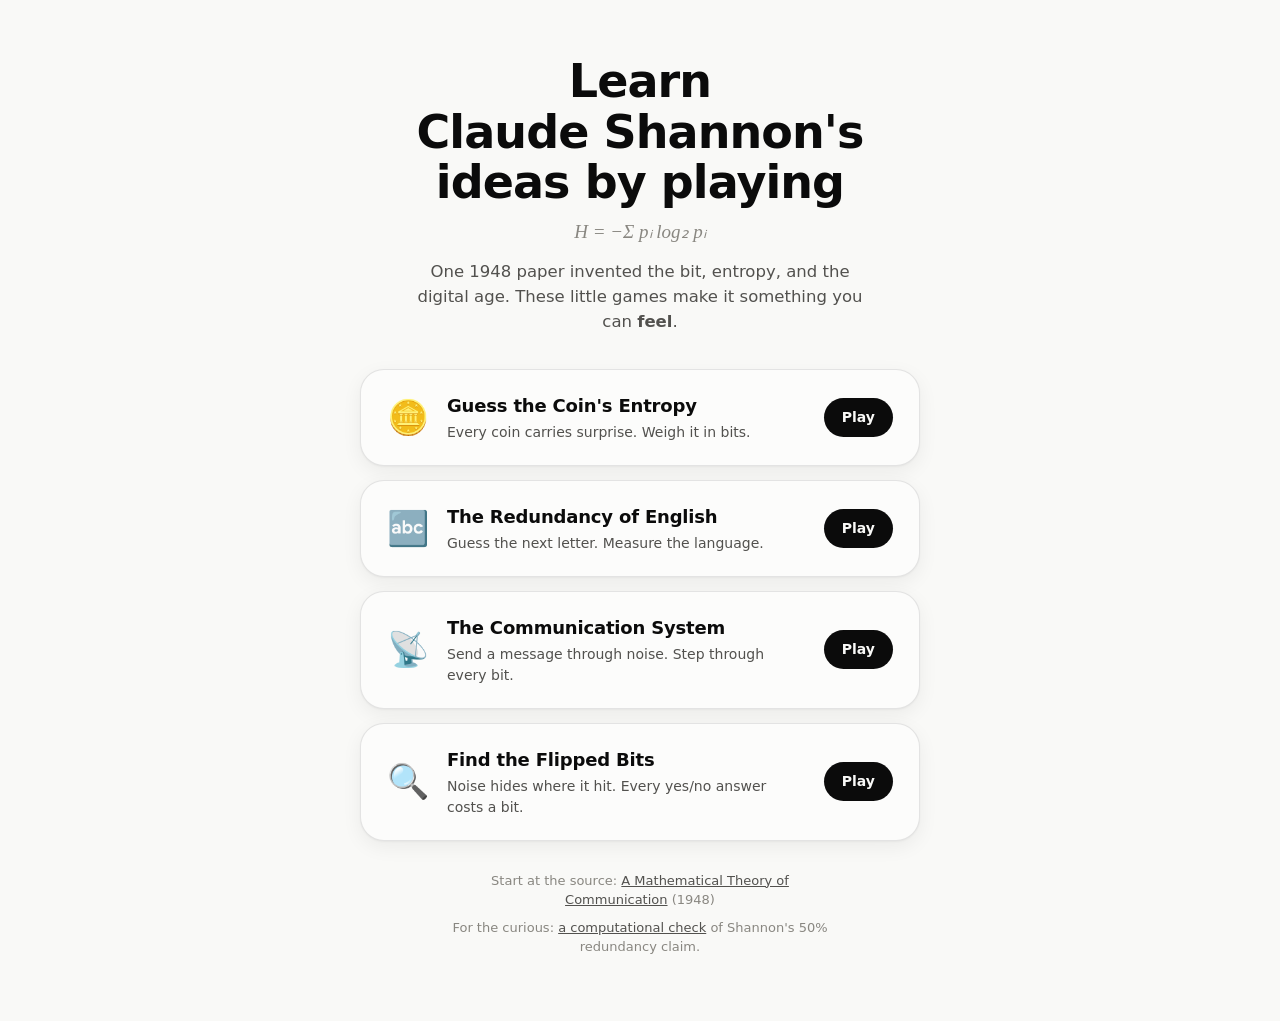
<file: index.html>
<!DOCTYPE html>
<html lang="en">
<head>
  <meta charset="utf-8">
  <meta name="viewport" content="width=device-width, initial-scale=1">
  <title>shannon · learn information theory by playing</title>
  <meta name="description" content="Small games that make Claude Shannon's information theory something you can feel — entropy, bits, redundancy, noise.">
  <link rel="icon" href="data:image/svg+xml,%3Csvg%20xmlns=%22http://www.w3.org/2000/svg%22%20viewBox=%220%200%20100%20100%22%3E%3Ctext%20y=%22.9em%22%20font-size=%2290%22%3E%E2%88%91%3C/text%3E%3C/svg%3E">
  <style>
    :root {
      color-scheme: light dark;
      --page: #f9f9f7; --surface: #fcfcfb;
      --ink: #0b0b0b; --ink-2: #52514e; --muted: #898781;
      --border: rgba(11, 11, 11, 0.10); --grid: #e1e0d9; --axis: #c3c2b7;
      --accent: #eda100;
      --shadow: 0 1px 2px rgba(11, 11, 11, 0.04), 0 6px 20px rgba(11, 11, 11, 0.06);
    }
    @media (prefers-color-scheme: dark) {
      :root:not([data-theme="light"]) {
        color-scheme: dark;
        --page: #0d0d0d; --surface: #1a1a19;
        --ink: #ffffff; --ink-2: #c3c2b7;
        --border: rgba(255, 255, 255, 0.10); --grid: #2c2c2a; --axis: #383835;
        --accent: #c98500;
        --shadow: none;
      }
    }
    :root[data-theme="dark"] {
      color-scheme: dark;
      --page: #0d0d0d; --surface: #1a1a19;
      --ink: #ffffff; --ink-2: #c3c2b7;
      --border: rgba(255, 255, 255, 0.10); --grid: #2c2c2a; --axis: #383835;
      --accent: #c98500;
      --shadow: none;
    }
    * { box-sizing: border-box; }
    body {
      margin: 0; padding: 56px 16px;
      background: var(--page); color: var(--ink);
      font: 16px/1.5 system-ui, -apple-system, "Segoe UI", Roboto, sans-serif;
    }
    .wrap { max-width: 560px; margin: 0 auto; }
    header { text-align: center; margin-bottom: 34px; }
    h1 {
      font-size: clamp(34px, 8vw, 46px); font-weight: 800; line-height: 1.1;
      letter-spacing: -0.02em; margin: 0 0 10px; text-wrap: balance;
    }
    h1 .nb { white-space: nowrap; }
    .formula {
      font-family: "Iowan Old Style", "Palatino Linotype", Palatino, Georgia, serif;
      font-style: italic; font-size: 19px; color: var(--muted); margin: 0 0 14px;
    }
    .intro { color: var(--ink-2); font-size: 16.5px; margin: 0 auto; max-width: 44ch; }
    .cards { display: grid; gap: 14px; margin-bottom: 30px; }
    .card {
      text-decoration: none; color: inherit;
      background: var(--surface); border: 1px solid var(--border); border-radius: 24px;
      box-shadow: var(--shadow); padding: 22px 26px;
      display: flex; align-items: center; gap: 18px;
    }
    a.card { transition: transform 0.12s ease, border-color 0.12s ease; }
    a.card:hover { transform: translateY(-2px); border-color: var(--axis); }
    a.card:focus-visible { outline: 2.5px solid var(--accent); outline-offset: 2px; }
    .emoji { font-size: 34px; flex: none; }
    .card h2 { margin: 0 0 3px; font-size: 18px; font-weight: 800; letter-spacing: -0.01em; }
    .card p { margin: 0; color: var(--ink-2); font-size: 14px; }
    .go {
      flex: none; margin-left: auto; font-weight: 800; font-size: 14px;
      background: var(--ink); color: var(--page); border-radius: 999px; padding: 9px 18px;
    }
    .card.soon { opacity: 0.55; }
    .soon-badge {
      flex: none; margin-left: auto; font-size: 11.5px; font-weight: 700; letter-spacing: 0.04em;
      text-transform: uppercase; color: var(--muted); border: 1.5px solid var(--grid);
      border-radius: 999px; padding: 5px 12px;
    }
    footer { font-size: 13px; color: var(--muted); text-align: center; max-width: 46ch; margin: 0 auto; }
    footer a { color: var(--ink-2); }
    footer p { margin: 0 0 8px; }
    @media (prefers-reduced-motion: reduce) { a.card { transition: none; } }
  </style>
</head>
<body>
<div class="wrap">
  <header>
    <h1>Learn <span class="nb">Claude Shannon's</span> ideas by playing</h1>
    <p class="formula">H = −Σ pᵢ log₂ pᵢ</p>
    <p class="intro">One 1948 paper invented the bit, entropy, and the digital age.
       These little games make it something you can <strong>feel</strong>.</p>
  </header>

  <main class="cards">
    <a class="card" href="games/coin-entropy/">
      <span class="emoji">🪙</span>
      <span><h2>Guess the Coin's Entropy</h2><p>Every coin carries surprise. Weigh it in bits.</p></span>
      <span class="go">Play</span>
    </a>
    <a class="card" href="games/redundancy-of-english/">
      <span class="emoji">🔤</span>
      <span><h2>The Redundancy of English</h2><p>Guess the next letter. Measure the language.</p></span>
      <span class="go">Play</span>
    </a>
    <a class="card" href="games/communication-system/">
      <span class="emoji">📡</span>
      <span><h2>The Communication System</h2><p>Send a message through noise. Step through every bit.</p></span>
      <span class="go">Play</span>
    </a>
    <a class="card" href="games/flipped-bits/">
      <span class="emoji">🔍</span>
      <span><h2>Find the Flipped Bits</h2><p>Noise hides where it hit. Every yes/no answer costs a bit.</p></span>
      <span class="go">Play</span>
    </a>
  </main>

  <footer>
    <p>Start at the source:
      <a href="https://people.math.harvard.edu/~ctm/home/text/others/shannon/entropy/entropy.pdf">A Mathematical Theory of Communication</a> (1948)</p>
    <p>For the curious: <a href="https://github.com/kaiwong-sapiens/shannon/tree/main/experiments/english-redundancy">a computational check</a> of Shannon's 50% redundancy claim.</p>
  </footer>
</div>
<script>
  if (new URLSearchParams(location.search).has('dark')) document.documentElement.dataset.theme = 'dark';
</script>
</body>
</html>
</file>
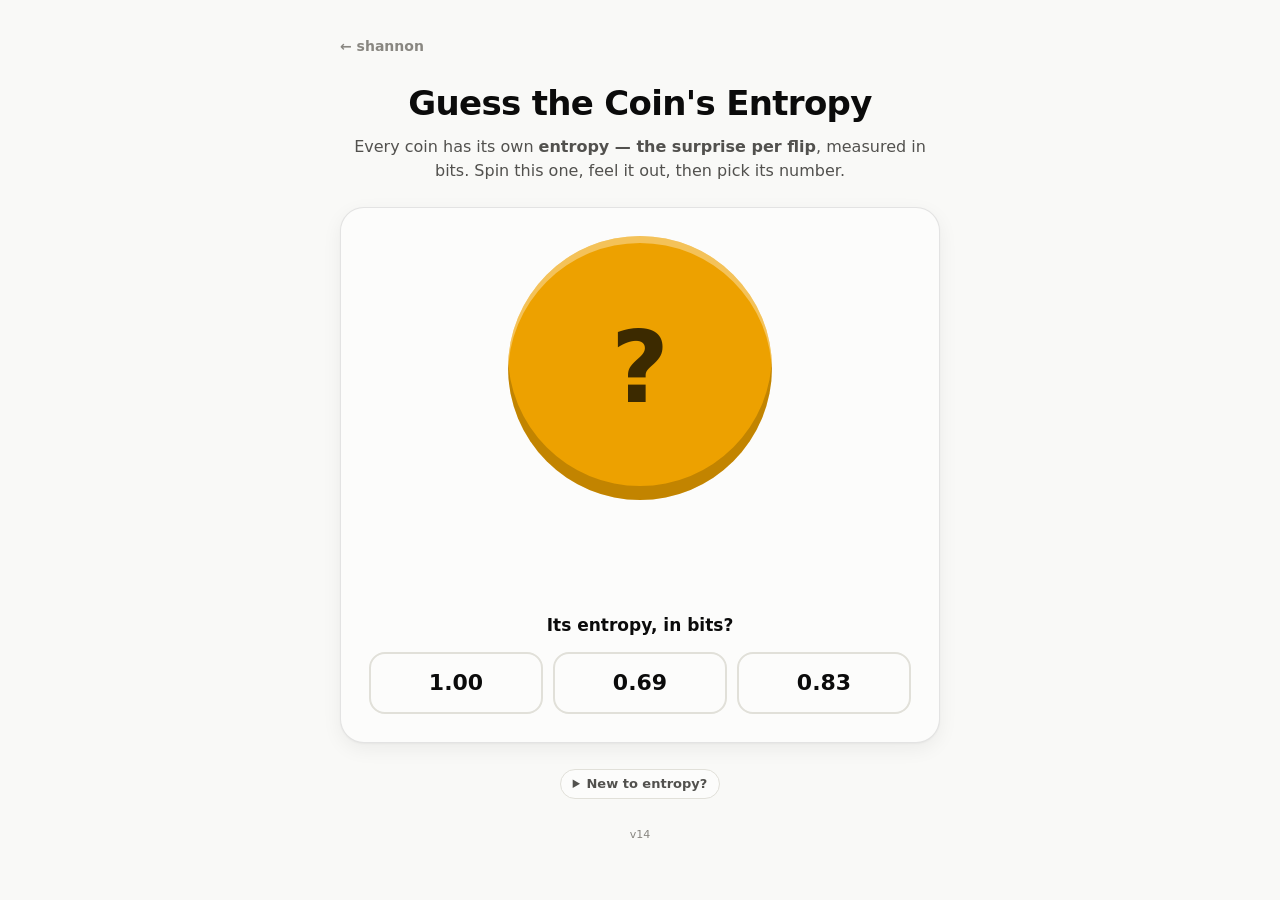
<file: games/coin-entropy/index.html>
<!DOCTYPE html>
<html lang="en">
<head>
  <meta charset="utf-8">
  <meta name="viewport" content="width=device-width, initial-scale=1">
  <title>Guess the Coin's Entropy · shannon</title>
  <meta name="description" content="Flip a mystery coin, feel its bias, and guess its entropy — the bits of surprise it packs into every flip.">
  <link rel="icon" href="data:image/svg+xml,%3Csvg%20xmlns=%22http://www.w3.org/2000/svg%22%20viewBox=%220%200%20100%20100%22%3E%3Ctext%20y=%22.9em%22%20font-size=%2290%22%3E%F0%9F%AA%99%3C/text%3E%3C/svg%3E">
  <link rel="stylesheet" href="style.css?v=14">
</head>
<body>
<div class="wrap">

  <div class="topbar">
    <nav class="crumb"><a href="../../">← shannon</a></nav>
  </div>

  <header class="masthead">
    <h1>Guess the Coin's Entropy</h1>
    <p class="tagline">Every coin has its own <strong>entropy — the surprise per flip</strong>, measured in bits. Spin this one, feel it out, then pick its number.</p>
  </header>

  <main>
    <section class="card play-card" id="play-panel">
      <div class="coin-zone">
        <span class="coin-wob" id="coin-wob"><button class="coin" id="coin" aria-label="Flip the coin"><span class="coin-glyph">?</span></button></span>
      </div>

      <div class="sr-live" aria-live="polite" aria-atomic="true" id="tally-sr"></div>
      <div class="strip" id="strip" aria-hidden="true"></div>
      <div class="tally-bar ghost" id="tally-bar" role="img" aria-label="Share of heads and tails so far">
        <div class="seg seg-h" id="seg-h"></div>
        <div class="seg seg-t" id="seg-t"></div>
      </div>
      <div class="tally-pct ghost" id="tally-pct"><span id="pct-h"></span><span id="pct-t"></span></div>

      <div class="guess-zone">
        <p class="ask">Its entropy, in bits?</p>
        <div class="answers" id="answers" aria-label="Pick the coin's entropy, in bits"></div>
        <p class="try-note" id="try-note" aria-live="polite" hidden>Not quite — flip a few more and try again.</p>
      </div>
    </section>

    <section class="card reveal-card" id="reveal-panel" hidden>
      <h2 id="verdict"></h2>
      <p class="verdict-sub" id="verdict-sub"></p>

      <details class="more" id="more-math">
        <summary>Show the details</summary>

        <div class="chips">
          <span class="chip-stat">The coin: <b id="chip-coin"></b></span>
          <span class="chip-stat">Its entropy: <b id="chip-true"></b></span>
          <span class="chip-stat"><b id="chip-flips"></b></span>
        </div>

        <figure class="chart-figure">
          <figcaption>Every coin lives on this curve — hover to explore.</figcaption>
          <svg id="chart" viewBox="0 0 640 360" role="img"
               aria-label="Binary entropy curve: bits of surprise against chance of heads, with the true coin, your observed flips, and your guess marked."></svg>
          <div class="chart-legend">
            <span><span class="ckey ckey-true"></span>the coin</span>
            <span id="legend-obs"><span class="ckey ckey-obs"></span>your flips</span>
          </div>
        </figure>

        <p class="insight" id="insight"></p>
        <p class="mathline" id="mathline"></p>
        <p class="noise" id="noise"></p>
      </details>

      <button class="btn btn-primary" id="next">Next coin</button>
    </section>

    <details class="learn">
      <summary class="meta-chip">New to entropy?</summary>
      <ul>
        <li>Every coin owns an entropy: the average surprise one flip delivers, in bits.</li>
        <li>A fair coin's entropy is exactly 1 bit; a two-headed coin's is 0.</li>
        <li>A coin's entropy is also the limit of compressing its flips — the reason ZIP files work.</li>
        <li>Start at the source: Shannon's <a href="https://people.math.harvard.edu/~ctm/home/text/others/shannon/entropy/entropy.pdf">A Mathematical Theory of Communication</a> (1948).</li>
      </ul>
    </details>

    <p class="buildtag">v14</p>
  </main>

</div>
<script src="game.js?v=14"></script>
</body>
</html>
</file>
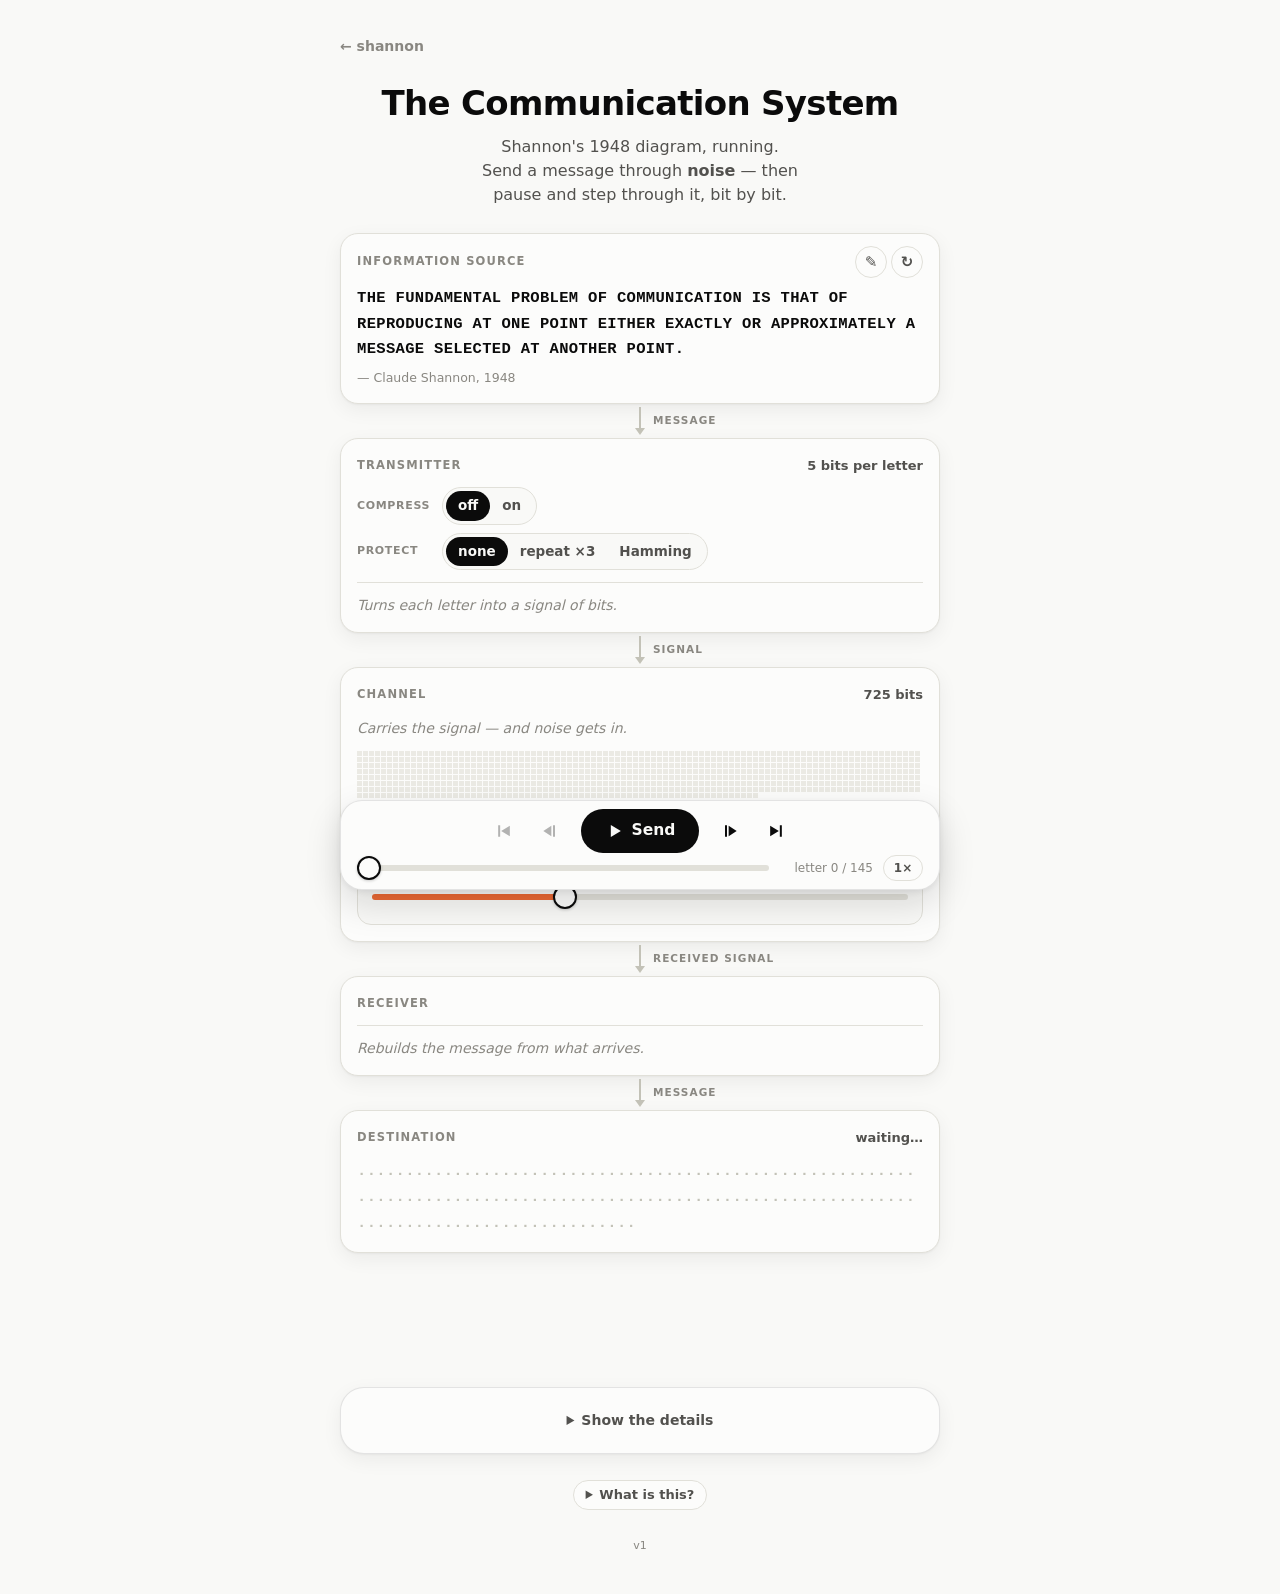
<file: games/communication-system/index.html>
<!DOCTYPE html>
<html lang="en">
<head>
  <meta charset="utf-8">
  <meta name="viewport" content="width=device-width, initial-scale=1, viewport-fit=cover">
  <title>The Communication System · shannon</title>
  <meta name="description" content="Shannon's 1948 diagram as a simulator: send a message through a noisy channel, protect it with Hamming's code, and step through every bit.">
  <link rel="icon" href="data:image/svg+xml,%3Csvg%20xmlns=%22http://www.w3.org/2000/svg%22%20viewBox=%220%200%20100%20100%22%3E%3Ctext%20y=%22.9em%22%20font-size=%2290%22%3E%F0%9F%93%A1%3C/text%3E%3C/svg%3E">
  <link rel="stylesheet" href="style.css?v=1">
</head>
<body>
<div class="wrap">

  <div class="topbar">
    <nav class="crumb"><a href="../../">← shannon</a></nav>
  </div>

  <header class="masthead">
    <h1>The Communication System</h1>
    <p class="tagline">Shannon's 1948 diagram, running. Send a message through <strong>noise</strong> — then pause and step through it, bit by bit.</p>
  </header>

  <main>
    <div class="system" id="system">
      <div class="sr-live" aria-live="polite" aria-atomic="true" id="live-sr"></div>

      <section class="stage" id="st-source" aria-label="Information source">
        <div class="stage-head">
          <h2>Information source</h2>
          <span class="tools">
            <button class="icon-btn" id="edit" aria-label="Type your own message" title="Type your own message">✎</button>
            <button class="icon-btn" id="another" aria-label="Another message" title="Another message">↻</button>
          </span>
        </div>
        <p class="msg" id="src-text"></p>
        <textarea class="msg-edit" id="src-edit" rows="3" maxlength="240" spellcheck="false" aria-label="Your message" hidden></textarea>
        <p class="attrib" id="src-attrib"></p>
      </section>

      <div class="flow"><span>message</span></div>

      <section class="stage" id="st-tx" aria-label="Transmitter">
        <div class="stage-head">
          <h2>Transmitter</h2>
          <span class="stat" id="tx-cost"></span>
        </div>
        <div class="controls">
          <span class="lbl">compress</span>
          <div class="seg" role="radiogroup" aria-label="Compress" id="seg-compress">
            <button role="radio" data-v="off">off</button>
            <button role="radio" data-v="on">on</button>
          </div>
          <span class="lbl">protect</span>
          <div class="seg" role="radiogroup" aria-label="Protect" id="seg-protect">
            <button role="radio" data-v="none">none</button>
            <button role="radio" data-v="rep3">repeat ×3</button>
            <button role="radio" data-v="hamming">Hamming</button>
          </div>
        </div>
        <div class="op" id="tx-op"></div>
      </section>

      <div class="flow"><span>signal</span></div>

      <section class="stage" id="st-ch" aria-label="Channel">
        <div class="stage-head">
          <h2>Channel</h2>
          <span class="stat" id="ch-len"></span>
        </div>
        <div class="op" id="ch-op"></div>
        <canvas id="grid" role="img" aria-label="The signal, one square per bit"></canvas>
        <div class="legend" id="legend">
          <span><i class="sw sw-d"></i>message bit</span>
          <span id="lg-p"><i class="sw sw-p"></i>protection bit</span>
          <span><i class="sw sw-hit"></i>hit by noise</span>
          <span id="lg-fix"><i class="sw sw-fix"></i>hit, then repaired</span>
        </div>
        <div class="noise-box">
          <div class="stage-head">
            <h2><svg class="zap" viewBox="0 0 24 24" aria-hidden="true"><path d="M13.5 2 4.5 13.5h6L9.5 22l9-11.5h-6z"/></svg>Noise source</h2>
            <output class="stat" id="noise-label" for="noise"></output>
          </div>
          <input type="range" id="noise" min="0" max="17" step="1" aria-label="Noise: how often a bit gets flipped">
        </div>
      </section>

      <div class="flow"><span>received signal</span></div>

      <section class="stage" id="st-rx" aria-label="Receiver">
        <div class="stage-head">
          <h2>Receiver</h2>
          <span class="stat" id="rx-stat"></span>
        </div>
        <div class="op" id="rx-op"></div>
      </section>

      <div class="flow"><span>message</span></div>

      <section class="stage" id="st-dest" aria-label="Destination">
        <div class="stage-head">
          <h2>Destination</h2>
          <span class="stat" id="dest-stat"></span>
        </div>
        <p class="msg" id="dest-text"></p>
      </section>

      <div class="transport" id="transport">
        <div class="t-buttons">
          <button class="t-btn" id="t-start" aria-label="Back to the start" title="Back to the start (Home)">
            <svg viewBox="0 0 24 24" aria-hidden="true"><path d="M5 5h2.4v14H5zM19 5.6v12.8L8.6 12z"/></svg>
          </button>
          <button class="t-btn" id="t-back" aria-label="Step back" title="Step back (←)">
            <svg viewBox="0 0 24 24" aria-hidden="true"><path d="M15.6 5h2.4v14h-2.4zM13.6 5.6v12.8L4 12z"/></svg>
          </button>
          <button class="t-play" id="t-play">
            <svg viewBox="0 0 24 24" aria-hidden="true" id="t-play-icon"><path d="M7 4.8v14.4L19 12z"/></svg>
            <span id="t-play-text">Send</span>
          </button>
          <button class="t-btn" id="t-fwd" aria-label="Step forward" title="Step forward (→)">
            <svg viewBox="0 0 24 24" aria-hidden="true"><path d="M6 5h2.4v14H6zM10.4 5.6v12.8L20 12z"/></svg>
          </button>
          <button class="t-btn" id="t-end" aria-label="Skip to the end" title="Skip to the end (End)">
            <svg viewBox="0 0 24 24" aria-hidden="true"><path d="M16.6 5H19v14h-2.4zM5 5.6v12.8L15.4 12z"/></svg>
          </button>
        </div>
        <div class="t-scrub">
          <input type="range" id="scrub" min="0" max="1" value="0" step="1" aria-label="Transmission progress">
          <span class="t-pos" id="t-pos"></span>
          <button class="t-speed" id="t-speed" aria-label="Playback speed">1×</button>
        </div>
      </div>
    </div>

    <details class="card more" id="more">
      <summary>Show the details</summary>

      <figure class="chart-figure">
        <figcaption>Shannon's limit: how much message each bit can carry through this noise</figcaption>
        <svg id="cap" viewBox="0 0 640 320" role="img"
             aria-label="Channel capacity, one minus the binary entropy of the noise, against the noise level, with your transmitter's rate marked."></svg>
      </figure>
      <p class="insight" id="cap-now"></p>
      <ul class="facts">
        <li><b>Why 1 − H(p)?</b> Every bit, the noise source flips a coin that lands “flip” with chance p. The receiver can't tell which bits it flipped — that coin's entropy, H(p), is exactly what each bit loses. (It's the curve from <a href="../coin-entropy/">Guess the Coin's Entropy</a>, upside down.)</li>
        <li><b>Shannon's own example</b> (§12): 1 error in 100 at 1,000 bits per second leaves 919 bits per second of information — not 990, because nobody knows <em>which</em> bits are wrong.</li>
        <li><b>Hamming's code</b> is the one Shannon prints in §17: X1, X2, X4 make three parity checks α, β, γ even; after the channel, the checks that come out odd spell, in binary, the position of the flipped bit.</li>
        <li><b>Compress</b> swaps the 5-bit code for a Huffman code built from English letter frequencies: <span id="huff-avg"></span> bits per letter instead of 5. Squeezed text has no slack — one flipped bit can derail every letter after it.</li>
      </ul>
    </details>

    <details class="learn">
      <summary class="meta-chip">What is this?</summary>
      <ul>
        <li>Fig. 1 of Shannon's 1948 paper: every communication system — telegraph, telephone, radio, the internet — is these five boxes plus a noise source.</li>
        <li>The transmitter can <em>compress</em> (squeeze out the message's own redundancy) and <em>protect</em> (add redundancy the receiver can check).</li>
        <li>Tap any letter, or any square of the signal, to jump to the moment it was sent. Keyboard: space, ← →, Home, End.</li>
        <li>Read the source: <a href="https://people.math.harvard.edu/~ctm/home/text/others/shannon/entropy/entropy.pdf">A Mathematical Theory of Communication</a> (1948).</li>
      </ul>
    </details>

    <p class="buildtag">v1</p>
  </main>

</div>
<script src="codebook.js?v=1"></script>
<script src="game.js?v=1"></script>
</body>
</html>
</file>
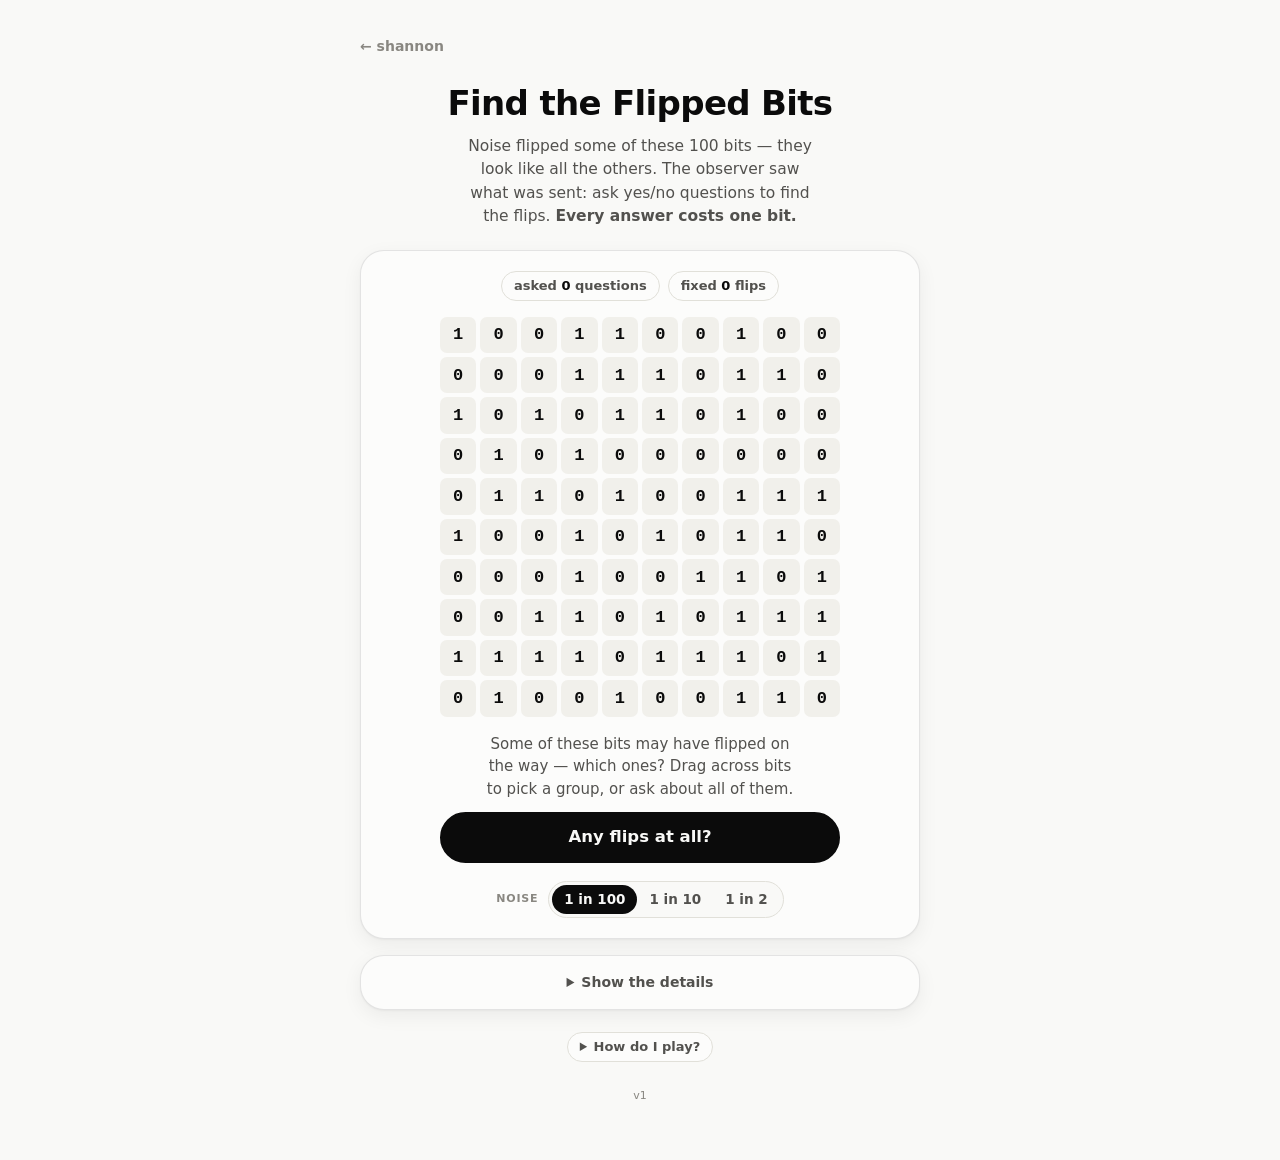
<file: games/flipped-bits/index.html>
<!DOCTYPE html>
<html lang="en">
<head>
  <meta charset="utf-8">
  <meta name="viewport" content="width=device-width, initial-scale=1">
  <title>Find the Flipped Bits · shannon</title>
  <meta name="description" content="Noise flipped some bits, and you can't see which. Ask yes/no questions to find them — every answer costs a bit. Shannon's equivocation, by hand.">
  <link rel="icon" href="data:image/svg+xml,%3Csvg%20xmlns=%22http://www.w3.org/2000/svg%22%20viewBox=%220%200%20100%20100%22%3E%3Ctext%20y=%22.9em%22%20font-size=%2290%22%3E%F0%9F%94%8D%3C/text%3E%3C/svg%3E">
  <link rel="stylesheet" href="style.css?v=1">
</head>
<body>
<div class="wrap">

  <div class="topbar">
    <nav class="crumb"><a href="../../">← shannon</a></nav>
  </div>

  <header class="masthead">
    <h1>Find the Flipped Bits</h1>
    <p class="tagline">Noise flipped some of these 100 bits — they look like all the others. The observer saw what was sent: ask yes/no questions to find the flips. <strong>Every answer costs one bit.</strong></p>
  </header>

  <main>
    <section class="card play-card">
      <div class="ledger">
        <span class="meta-chip">asked <b id="l-asked">0</b> <span id="l-asked-unit">questions</span></span>
        <span class="meta-chip">fixed <b id="l-fixed">0</b> <span id="l-fixed-unit">flips</span></span>
      </div>

      <div class="grid" id="grid" role="group" aria-label="The 100 bits that arrived. Drag across bits to pick a group to ask about."></div>

      <div class="action">
        <p class="status" id="status" aria-live="polite"></p>
        <button class="btn btn-primary" id="ask"></button>
      </div>

      <div class="noise-row">
        <span class="lbl">noise</span>
        <div class="seg" role="radiogroup" aria-label="How often the noise flips a bit" id="seg-noise">
          <button role="radio" data-v="100">1 in 100</button>
          <button role="radio" data-v="10">1 in 10</button>
          <button role="radio" data-v="2">1 in 2</button>
        </div>
      </div>
    </section>

    <section class="card stats-card" id="stats" hidden>
      <p class="avg" id="avg"></p>
      <p class="avg-sub" id="avg-sub"></p>
      <button class="btn btn-wide" id="auto">Let the observer play 20 blocks</button>
    </section>

    <details class="card more">
      <summary>Show the details</summary>
      <ul class="facts">
        <li>What you're paying for is what Shannon calls the <b>equivocation</b>: how unsure the receiver still is about what was sent, after seeing what arrived. At 1 flip in 100 it is −(0.99 log₂ 0.99 + 0.01 log₂ 0.01) ≈ <b>0.081 bits per bit</b> — 8.1 bits per block of 100.</li>
        <li>Shannon's §12 example: 1,000 bits per second with 1 error in 100 delivers 1,000 − 81 = <b>919</b> bits per second of information — not 990, because the receiver also has to learn <em>where</em> the errors are.</li>
        <li>At 1 in 2 the arrivals tell you nothing: you pay about 100 questions for 100 bits. A coin flipped at the receiver would do as well.</li>
        <li>Your questions play the part of Shannon's “correction channel” (§12, Fig. 8). He proved it needs at least the equivocation — no question-asking scheme can do better on average.</li>
      </ul>
    </details>

    <details class="learn">
      <summary class="meta-chip">How do I play?</summary>
      <ul>
        <li>Drag across some bits (or tap one) to pick a group, then ask whether any of them flipped. With nothing picked, you ask about all the bits you haven't cleared yet.</li>
        <li>A <b>no</b> clears the whole group. A <b>yes</b> marks it orange: a flip is in there somewhere — split it and ask again.</li>
        <li>When a single bit must be the flip, it flips back on its own. A block is done when every bit is cleared or fixed.</li>
      </ul>
    </details>

    <p class="buildtag">v1</p>
  </main>

</div>
<script src="game.js?v=1"></script>
</body>
</html>
</file>
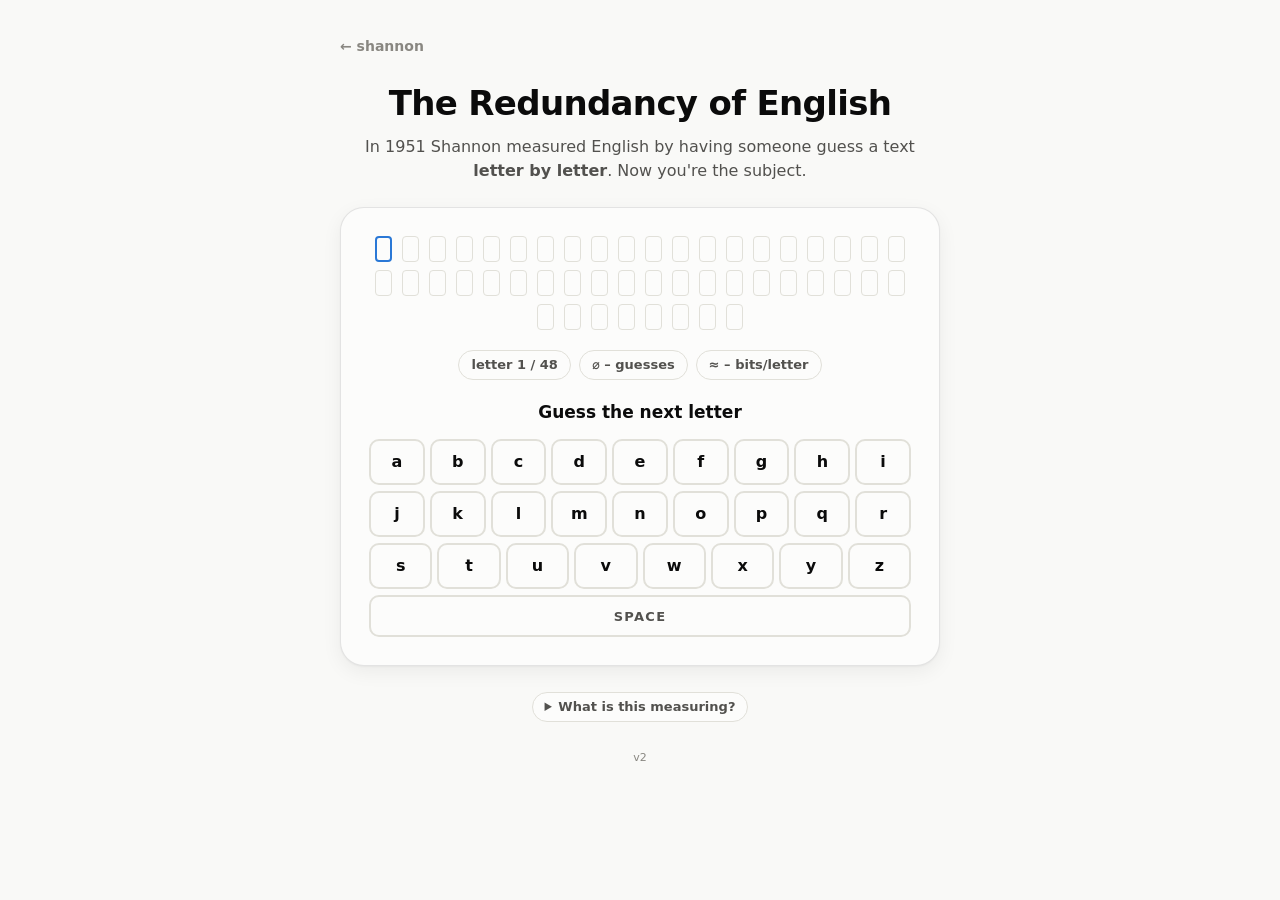
<file: games/redundancy-of-english/index.html>
<!DOCTYPE html>
<html lang="en">
<head>
  <meta charset="utf-8">
  <meta name="viewport" content="width=device-width, initial-scale=1">
  <title>The Redundancy of English · shannon</title>
  <meta name="description" content="Guess a hidden sentence one letter at a time — and measure the entropy of English yourself, the way Shannon did in 1951.">
  <link rel="icon" href="data:image/svg+xml,%3Csvg%20xmlns=%22http://www.w3.org/2000/svg%22%20viewBox=%220%200%20100%20100%22%3E%3Ctext%20y=%22.9em%22%20font-size=%2290%22%3E%F0%9F%94%A4%3C/text%3E%3C/svg%3E">
  <link rel="stylesheet" href="style.css?v=1">
</head>
<body>
<div class="wrap">

  <div class="topbar">
    <nav class="crumb"><a href="../../">← shannon</a></nav>
  </div>

  <header class="masthead">
    <h1>The Redundancy of English</h1>
    <p class="tagline">In 1951 Shannon measured English by having someone guess a text
      <strong>letter by letter</strong>. Now you're the subject.</p>
  </header>

  <main>
    <section class="card play-card" id="play-panel">
      <div class="sr-live" aria-live="polite" aria-atomic="true" id="live-sr"></div>
      <div class="sentence" id="sentence" aria-label="The hidden sentence"></div>

      <div class="meter">
        <span class="meta-chip">letter <b id="m-pos">1</b> / <b id="m-len">–</b></span>
        <span class="meta-chip">⌀ <b id="m-avg">–</b> guesses</span>
        <span class="meta-chip">≈ <b id="m-bits">–</b> bits/letter</span>
      </div>

      <p class="ask">Guess the next letter</p>
      <div class="keys" id="keys" aria-label="Letter keys"></div>
    </section>

    <section class="card reveal-card" id="reveal-panel" hidden>
      <h2>You measured English!</h2>
      <p class="verdict-sub" id="verdict-sub"></p>

      <details class="more" id="more-math">
        <summary>Show the details</summary>

        <div class="chips">
          <span class="chip-stat">first try: <b id="chip-first"></b></span>
          <span class="chip-stat">⌀ guesses: <b id="chip-avg"></b></span>
          <span class="chip-stat"><b id="chip-letters"></b> letters</span>
        </div>

        <figure class="chart-figure">
          <figcaption>How many guesses each letter took</figcaption>
          <svg id="hist" viewBox="0 0 640 240" role="img"
               aria-label="Histogram of guesses needed per letter"></svg>
        </figure>

        <p class="insight" id="insight"></p>
        <p class="mathline" id="mathline"></p>
        <p class="compare">Shannon's subject (1951): ~1.3 bits/letter · our n-gram experiment: ≤ 1.84 · random letters: log₂ 27 ≈ 4.75.</p>
      </details>

      <button class="btn btn-primary" id="next">Next sentence</button>
    </section>

    <details class="learn">
      <summary class="meta-chip">What is this measuring?</summary>
      <ul>
        <li>Your guess counts carry the same information as the text — a perfect predictor could rebuild the sentence from them.</li>
        <li>Letters you get first-try were redundant: the language had already decided them.</li>
        <li>Why 4.75? The board has 27 keys (a–z + space). If every key were equally likely, pinning one down would take log₂ 27 ≈ 4.75 yes/no halvings — the ceiling a letter <em>could</em> carry.</li>
        <li>Entropy is the surprise per letter; English runs ~1–1.3 bits against that 4.75-bit ceiling. The gap is redundancy.</li>
        <li>The method is Shannon's <a href="https://www.princeton.edu/~wbialek/rome/refs/shannon_51.pdf">Prediction and Entropy of Printed English</a> (1951).</li>
      </ul>
    </details>

    <p class="buildtag">v2</p>
  </main>

</div>
<script src="sentences.js?v=1"></script>
<script src="game.js?v=2"></script>
</body>
</html>
</file>
<file: games/coin-entropy/style.css>
/* Guess the Entropy — part of `shannon` (explorables for information theory).
   Colors follow the repo's validated palette; see README §design. */

:root {
  color-scheme: light dark;
  /* chrome */
  --page: #f9f9f7;
  --surface: #fcfcfb;
  --ink: #0b0b0b;
  --ink-2: #52514e;
  --muted: #898781;
  --grid: #e1e0d9;
  --axis: #c3c2b7;
  --border: rgba(11, 11, 11, 0.10);
  --shadow: 0 1px 2px rgba(11, 11, 11, 0.04), 0 6px 20px rgba(11, 11, 11, 0.06);
  /* entities (validated pairs — see README §design) */
  --heads: #eda100;
  --heads-ink: #3c2a00;
  --tails: #4a3aa7;
  --tails-ink: #efedfb;
  --curve: #2a78d6;
  --true: #eb6834;
}

@media (prefers-color-scheme: dark) {
  :root:not([data-theme="light"]) {
    color-scheme: dark;
    --page: #0d0d0d;
    --surface: #1a1a19;
    --ink: #ffffff;
    --ink-2: #c3c2b7;
    --grid: #2c2c2a;
    --axis: #383835;
    --border: rgba(255, 255, 255, 0.10);
    --shadow: none;
    --heads: #c98500;
    --heads-ink: #1d1200;
    --tails: #9085e9;
    --tails-ink: #1b1442;
    --curve: #3987e5;
    --true: #d95926;
  }
}
:root[data-theme="dark"] {
  color-scheme: dark;
  --page: #0d0d0d;
  --surface: #1a1a19;
  --ink: #ffffff;
  --ink-2: #c3c2b7;
  --grid: #2c2c2a;
  --axis: #383835;
  --border: rgba(255, 255, 255, 0.10);
  --shadow: none;
  --heads: #c98500;
  --heads-ink: #1d1200;
  --tails: #9085e9;
  --tails-ink: #1b1442;
  --curve: #3987e5;
  --true: #d95926;
}

* { box-sizing: border-box; }

[hidden] { display: none !important; }

body {
  margin: 0;
  padding: 34px 16px 56px;
  background: var(--page);
  color: var(--ink);
  font: 16px/1.5 system-ui, -apple-system, "Segoe UI", Roboto, sans-serif;
}

.wrap { max-width: 600px; margin: 0 auto; }

a { color: inherit; }

/* ---------- top bar + masthead ---------- */

.topbar { display: flex; margin-bottom: 20px; }
.crumb a { font-size: 14px; font-weight: 600; color: var(--muted); text-decoration: none; }
.crumb a:hover { color: var(--ink); }

.meta-chip {
  font-size: 13px; font-weight: 700; color: var(--ink-2);
  border: 1.5px solid var(--grid); border-radius: 999px;
  padding: 4px 12px; background: var(--surface);
}

.masthead { text-align: center; margin-bottom: 24px; }
.masthead h1 {
  font-size: clamp(26px, 6vw, 34px);
  font-weight: 800;
  letter-spacing: -0.02em;
  margin: 0 0 6px;
}
.tagline { color: var(--ink-2); font-size: 16px; margin: 0; }

/* ---------- cards ---------- */

.card {
  background: var(--surface);
  border: 1px solid var(--border);
  border-radius: 24px;
  box-shadow: var(--shadow);
  padding: 28px;
  margin-bottom: 18px;
}

/* ---------- play card ---------- */

.coin-zone { position: relative; display: flex; flex-direction: column; align-items: center; gap: 16px; margin-bottom: 20px; }

/* Restlessness: the coin fidgets in proportion to the entropy its flips imply
   (--wob is H(observed p̂), 0..1 — derived only from what the player can see). */
.coin-wob { display: inline-block; --wob: 0; animation: fidget 2.4s ease-in-out infinite; }
@keyframes fidget {
  0%, 50%, 100% { transform: rotate(0) translateY(0); }
  25% { transform: rotate(calc(var(--wob) * 4deg)) translateY(calc(var(--wob) * -2px)); }
  75% { transform: rotate(calc(var(--wob) * -4deg)) translateY(calc(var(--wob) * -1px)); }
}

.coin {
  width: 264px;
  height: 264px;
  max-width: 100%;
  border-radius: 50%;
  border: none;
  display: inline-flex;
  flex-direction: column;
  align-items: center;
  justify-content: center;
  gap: 6px;
  background: var(--heads);
  color: var(--heads-ink);
  font: 800 100px/1 system-ui, -apple-system, "Segoe UI", Roboto, sans-serif;
  cursor: pointer;
  box-shadow: inset 0 -14px 0 rgba(0, 0, 0, 0.18), inset 0 7px 0 rgba(255, 255, 255, 0.35);
  user-select: none;
  -webkit-user-select: none;
  -webkit-tap-highlight-color: transparent;
  -webkit-touch-callout: none;
  touch-action: none; /* the press-and-hold gesture owns touches that start here */
}
/* the whole band beside the coin presses the coin — a full-width hit zone */
.coin::before { content: ''; position: absolute; inset: 0; }
.coin * { user-select: none; -webkit-user-select: none; pointer-events: none; }
.coin.face-t { background: var(--tails); color: var(--tails-ink); }
.coin-icon { width: 104px; height: 104px; fill: currentColor; }
.coin-cap { font-size: 21px; font-weight: 800; letter-spacing: 0.12em; text-transform: uppercase; }
.coin-value { font-size: 56px; font-weight: 800; letter-spacing: -0.01em; }
.coin:hover:not(:disabled) { transform: scale(1.04); filter: brightness(1.06); }
.coin:active:not(:disabled) { transform: scale(0.96); filter: none; }
.coin.spin { animation: spin 0.5s ease; }
.coin.bulk { animation: pulse 0.3s ease; }
@keyframes spin { from { transform: rotateY(0); } to { transform: rotateY(720deg); } }
@keyframes pulse { 50% { transform: scale(1.08); } }

/* ---------- buttons (pills) ---------- */

.btn {
  font: 700 15px/1 system-ui, -apple-system, "Segoe UI", Roboto, sans-serif;
  color: var(--ink);
  background: var(--surface);
  border: 2px solid var(--grid);
  border-radius: 999px;
  padding: 11px 20px;
  cursor: pointer;
  user-select: none;
  -webkit-user-select: none;
  -webkit-tap-highlight-color: transparent;
}
.btn:hover:not(:disabled) { border-color: var(--axis); }
.btn:active:not(:disabled) { transform: scale(0.97); }

.btn-primary {
  display: block;
  width: 100%;
  background: var(--ink);
  color: var(--page);
  border-color: var(--ink);
  font-size: 17px;
  padding: 15px 20px;
  margin-top: 22px;
}
.btn-primary:hover:not(:disabled) { opacity: 0.88; border-color: var(--ink); }
button:disabled { opacity: 0.4; cursor: default; }
:is(button, input, a, summary):focus-visible { outline: 2.5px solid var(--curve); outline-offset: 2px; }

/* ---------- tally ---------- */

.sr-live {
  position: absolute; width: 1px; height: 1px; margin: -1px;
  overflow: hidden; clip-path: inset(50%); white-space: nowrap;
}

/* one fixed row of recent flips — the card's height never shifts mid-play */
.strip { display: flex; flex-wrap: nowrap; overflow: hidden; gap: 3px; justify-content: center; height: 10px; margin: 0 0 10px; }

.ghost { visibility: hidden; } /* reserves its space until the first flip fills it */
.chip { width: 10px; height: 10px; border-radius: 3px; }
.chip-h { background: var(--heads); }
.chip-t { background: var(--tails); }

.tally-bar {
  display: flex;
  gap: 2px; /* surface gap between segments */
  height: 20px;
  border-radius: 999px;
  overflow: hidden;
  border: 1.5px solid var(--grid);
}
.seg { flex-grow: 0; flex-basis: 0; transition: flex-grow 0.25s ease; min-width: 0; }
.seg-h { background: var(--heads); }
.seg-t { background: var(--tails); }

.tally-pct { display: flex; justify-content: space-between; font-size: 12.5px; color: var(--muted); margin-top: 6px; min-height: 1.2em; }

/* ---------- guess zone (whitespace separates; no rule needed) ---------- */

.guess-zone { margin-top: 28px; }

.ask { text-align: center; font-weight: 800; font-size: 17px; margin: 0 0 14px; }

.answers { display: grid; grid-template-columns: repeat(3, 1fr); gap: 10px; }
.answer {
  font: 800 22px/1 system-ui, -apple-system, "Segoe UI", Roboto, sans-serif;
  color: var(--ink);
  background: var(--surface);
  border: 2px solid var(--grid);
  border-radius: 16px;
  padding: 18px 10px;
  cursor: pointer;
  user-select: none;
  -webkit-user-select: none;
  -webkit-tap-highlight-color: transparent;
}
.answer:hover:not(:disabled) { border-color: var(--axis); transform: translateY(-1px); }
.answer:active:not(:disabled) { transform: scale(0.97); }
.answer:disabled { opacity: 0.45; cursor: default; }
.answer.chosen { background: var(--ink); color: var(--page); border-color: var(--ink); opacity: 1; }
.answer.is-true { border-color: var(--true); opacity: 1; }
.answer.is-true::after { content: " ✓"; }
.answer.wrong { animation: shake 0.3s ease; }
.answer.wrong::after { content: " ✗"; }
@keyframes shake { 25% { transform: translateX(-5px); } 75% { transform: translateX(5px); } }

.try-note { text-align: center; font-size: 13.5px; color: var(--ink-2); margin: 12px 0 0; }

/* ---------- reveal card ---------- */

.reveal-card h2 { font-size: 30px; font-weight: 800; letter-spacing: -0.02em; text-align: center; margin: 2px 0 4px; }
.verdict-sub { text-align: center; color: var(--ink-2); font-size: 15px; font-weight: 600; margin: 0 0 16px; }

.chips { display: flex; justify-content: center; gap: 8px; flex-wrap: wrap; margin-bottom: 18px; }
.chip-stat {
  font-size: 13.5px; color: var(--ink-2);
  border: 1.5px solid var(--grid); border-radius: 999px;
  padding: 5px 13px;
}
.chip-stat b { color: var(--ink); }

.chart-figure { margin: 0 0 4px; }
.chart-figure figcaption { font-size: 13px; color: var(--muted); text-align: center; margin-bottom: 8px; }
#chart { width: 100%; height: auto; display: block; }

#chart .gridline { stroke: var(--grid); stroke-width: 1; }
#chart .axisline { stroke: var(--axis); stroke-width: 1; }
#chart text { font-family: inherit; }
#chart .tick { fill: var(--muted); font-size: 11px; }
#chart .caption { fill: var(--muted); font-size: 11.5px; }
#chart .curve { fill: none; stroke: var(--curve); stroke-width: 2; stroke-linecap: round; stroke-linejoin: round; }
#chart .truedot { fill: var(--true); stroke: var(--surface); stroke-width: 2; }
#chart .obsdot { fill: var(--muted); stroke: var(--surface); stroke-width: 2; }
#chart .truelabel { fill: var(--ink); font-size: 12px; font-weight: 600; }
#chart .formula { fill: var(--ink-2); font-size: 13px; font-family: ui-monospace, SFMono-Regular, Menlo, Consolas, monospace; }
#chart .hoverdot { fill: var(--surface); stroke: var(--curve); stroke-width: 2; }
#chart .hovertext { fill: var(--ink-2); font-size: 12px; }
#chart .hitarea { fill: transparent; cursor: crosshair; }
#chart .hitarea:focus-visible { outline: none; stroke: var(--curve); stroke-width: 2; }

.chart-legend {
  display: flex; justify-content: center; gap: 16px; flex-wrap: wrap;
  font-size: 13px; color: var(--ink-2); margin: 6px 0 16px;
}
.chart-legend span { display: inline-flex; align-items: center; gap: 7px; }
.ckey { flex: none; }
.ckey-true { width: 10px; height: 10px; border-radius: 50%; background: var(--true); }
.ckey-obs { width: 9px; height: 9px; border-radius: 50%; background: var(--muted); }

.insight { font-size: 15px; text-align: center; margin: 0 0 14px; }

/* ---------- expanders ---------- */

details.more { border-top: 1.5px solid var(--grid); padding-top: 14px; }
details.more summary {
  cursor: pointer; font-size: 14px; font-weight: 700; color: var(--ink-2);
  list-style-position: inside; text-align: center;
}
details.more summary:hover { color: var(--ink); }
details.more[open] summary { margin-bottom: 14px; }
.mathline { font-family: ui-monospace, SFMono-Regular, Menlo, Consolas, monospace; font-size: 13px; color: var(--ink-2); margin: 0 0 8px; overflow-x: auto; }
.noise { font-size: 13.5px; color: var(--ink-2); margin: 0; }

.learn { margin: 26px 0 0; text-align: center; }
.learn summary { width: max-content; margin: 0 auto; cursor: pointer; }
.learn summary:hover { color: var(--ink); }
.learn ul { display: inline-block; text-align: left; margin: 10px 0 0; padding-left: 22px; }
.learn li { font-size: 14px; color: var(--ink-2); margin-bottom: 6px; }

/* ---------- footer ---------- */

footer { margin-top: 30px; font-size: 13px; color: var(--muted); text-align: center; }
footer a { color: var(--ink-2); }

/* ---------- motion ---------- */

.buildtag { text-align: center; font-size: 11px; color: var(--muted); margin: 28px 0 0; }

@media (prefers-reduced-motion: reduce) {
  /* ambient/decorative motion off; the user-triggered coin toss stays */
  .coin-wob, .answer.wrong { animation: none; }
  .seg { transition: none; }
  .btn:active:not(:disabled), .coin:active:not(:disabled) { transform: none; }
}
</file>
<file: games/communication-system/style.css>
/* The Communication System — part of `shannon` (explorables for information
   theory). Shares the repo's validated palette: message bits blue, noise
   orange (the validated pair); protection bits are a deliberate neutral gray
   ("overhead"), CVD-separated from both and always legend-labeled. */

:root {
  color-scheme: light dark;
  --page: #f9f9f7;
  --surface: #fcfcfb;
  --ink: #0b0b0b;
  --ink-2: #52514e;
  --muted: #898781;
  --grid: #e1e0d9;
  --axis: #c3c2b7;
  --border: rgba(11, 11, 11, 0.10);
  --shadow: 0 1px 2px rgba(11, 11, 11, 0.04), 0 6px 20px rgba(11, 11, 11, 0.06);
  --float: 0 2px 6px rgba(11, 11, 11, 0.06), 0 14px 36px rgba(11, 11, 11, 0.14);
  /* signal */
  --data: #2a78d6;  --data-ink: #ffffff;
  --prot: #a8a69c;  --prot-ink: #0b0b0b;
  --noise: #eb6834; --noise-ink: #0b0b0b;
  --slot: #ebeae4;
}

@media (prefers-color-scheme: dark) {
  :root:not([data-theme="light"]) {
    color-scheme: dark;
    --page: #0d0d0d;
    --surface: #1a1a19;
    --ink: #ffffff;
    --ink-2: #c3c2b7;
    --grid: #2c2c2a;
    --axis: #383835;
    --border: rgba(255, 255, 255, 0.10);
    --shadow: none;
    --float: 0 0 0 1px rgba(255, 255, 255, 0.07), 0 14px 36px rgba(0, 0, 0, 0.7);
    --data: #3987e5;  --data-ink: #0b0b0b;
    --prot: #6b6a65;  --prot-ink: #ffffff;
    --noise: #d95926; --noise-ink: #0b0b0b;
    --slot: #262625;
  }
}
:root[data-theme="dark"] {
  color-scheme: dark;
  --page: #0d0d0d;
  --surface: #1a1a19;
  --ink: #ffffff;
  --ink-2: #c3c2b7;
  --grid: #2c2c2a;
  --axis: #383835;
  --border: rgba(255, 255, 255, 0.10);
  --shadow: none;
  --float: 0 0 0 1px rgba(255, 255, 255, 0.07), 0 14px 36px rgba(0, 0, 0, 0.7);
  --data: #3987e5;  --data-ink: #0b0b0b;
  --prot: #6b6a65;  --prot-ink: #ffffff;
  --noise: #d95926; --noise-ink: #0b0b0b;
  --slot: #262625;
}

* { box-sizing: border-box; }

[hidden] { display: none !important; }

body {
  margin: 0;
  padding: 34px 16px 40px;
  background: var(--page);
  color: var(--ink);
  font: 16px/1.5 system-ui, -apple-system, "Segoe UI", Roboto, sans-serif;
}

.wrap { max-width: 600px; margin: 0 auto; }

a { color: inherit; }

button { touch-action: manipulation; -webkit-tap-highlight-color: transparent; }

:is(button, input, a, summary, textarea):focus-visible { outline: 2.5px solid var(--data); outline-offset: 2px; }

.sr-live {
  position: absolute; width: 1px; height: 1px; margin: -1px;
  overflow: hidden; clip-path: inset(50%); white-space: nowrap;
}

/* ---------- top bar + masthead ---------- */

.topbar { display: flex; margin-bottom: 20px; }
.crumb a { font-size: 14px; font-weight: 600; color: var(--muted); text-decoration: none; }
.crumb a:hover { color: var(--ink); }

.meta-chip {
  font-size: 13px; font-weight: 700; color: var(--ink-2);
  border: 1.5px solid var(--grid); border-radius: 999px;
  padding: 4px 12px; background: var(--surface);
}

.masthead { text-align: center; margin-bottom: 26px; }
.masthead h1 {
  font-size: clamp(26px, 6vw, 34px);
  font-weight: 800;
  letter-spacing: -0.02em;
  margin: 0 0 6px;
}
.tagline { color: var(--ink-2); font-size: 16px; margin: 0 auto; max-width: 46ch; text-wrap: balance; }

/* ---------- the five boxes of Fig. 1 ---------- */

.stage {
  background: var(--surface);
  border: 1.5px solid var(--grid);
  border-radius: 18px;
  box-shadow: var(--shadow);
  padding: 12px 16px 16px;
}

.stage-head {
  display: flex; align-items: center; justify-content: space-between; gap: 10px;
  min-height: 28px; margin-bottom: 8px;
}
.stage-head h2 {
  margin: 0; font-size: 11.5px; font-weight: 800; letter-spacing: 0.1em;
  text-transform: uppercase; color: var(--muted);
  display: inline-flex; align-items: center; gap: 7px;
}
.stat { font-size: 13px; font-weight: 600; color: var(--ink-2); text-align: right; font-variant-numeric: tabular-nums; }

/* the arrows between boxes, labeled as in the paper's figure */
.flow { position: relative; height: 34px; }
.flow::before {
  content: ''; position: absolute; left: 50%; top: 3px; bottom: 9px;
  width: 2px; margin-left: -1px; background: var(--axis);
}
.flow::after {
  content: ''; position: absolute; left: 50%; bottom: 3px; margin-left: -5.5px;
  border-style: solid; border-width: 7px 5.5px 0; border-color: var(--axis) transparent transparent;
}
.flow span {
  position: absolute; left: calc(50% + 13px); top: 50%; transform: translateY(-50%);
  font-size: 10.5px; font-weight: 700; letter-spacing: 0.1em; text-transform: uppercase;
  color: var(--muted); white-space: nowrap;
}

/* ---------- message text (source + destination) ---------- */

.msg {
  margin: 0;
  font: 600 15.5px/1.65 ui-monospace, SFMono-Regular, Menlo, Consolas, monospace;
  letter-spacing: 0.02em;
  text-transform: uppercase;
  white-space: pre-wrap;
  overflow-wrap: anywhere;
}
.msg span { border-radius: 3px; cursor: pointer; }
.msg .sent { color: var(--ink-2); }
.msg .cur, .msg .new { box-shadow: 0 0 0 1.5px var(--ink); }
.msg .hid { color: transparent; position: relative; }
.msg .hid::after {   /* a plain run of dots: how long the message is, nothing more */
  content: '·'; position: absolute; inset: 0; text-align: center; color: var(--axis);
}
.msg .err { background: var(--noise); color: var(--noise-ink); }

.msg-edit {
  display: block; width: 100%; resize: none; overflow: hidden;
  font: 600 16px/1.6 ui-monospace, SFMono-Regular, Menlo, Consolas, monospace;   /* ≥16px: iOS won't zoom */
  letter-spacing: 0.02em; text-transform: uppercase;
  color: var(--ink); background: var(--page);
  border: 1.5px dashed var(--axis); border-radius: 10px; padding: 8px 10px; margin: 0;
}

.attrib { margin: 6px 0 0; font-size: 12.5px; color: var(--muted); }

.tools { display: inline-flex; gap: 4px; }
.icon-btn {
  width: 32px; height: 32px; border-radius: 50%;
  border: 1.5px solid var(--grid); background: var(--surface); color: var(--ink-2);
  font: 700 15px/1 system-ui, -apple-system, sans-serif; cursor: pointer;
  display: inline-flex; align-items: center; justify-content: center;
}
.icon-btn:hover { border-color: var(--axis); color: var(--ink); }
.icon-btn[aria-pressed="true"] { background: var(--ink); border-color: var(--ink); color: var(--page); }


/* ---------- transmitter controls ---------- */

.controls {
  display: grid; grid-template-columns: max-content max-content; align-items: center;
  gap: 8px 12px; margin-bottom: 12px;
}
.lbl {
  flex: none; width: 58px;
  font-size: 11px; font-weight: 700; letter-spacing: 0.06em; text-transform: uppercase; color: var(--muted);
}
.controls .lbl { width: auto; }
.seg {
  display: inline-flex; flex-wrap: nowrap; justify-self: start;
  background: var(--page); border: 1.5px solid var(--grid); border-radius: 999px; padding: 3px;
}
.seg button {
  border: none; background: transparent; cursor: pointer; white-space: nowrap;
  font: 700 13.5px/1 system-ui, -apple-system, "Segoe UI", Roboto, sans-serif;
  color: var(--ink-2); padding: 8px 12px; border-radius: 999px;
}
.seg button:hover { color: var(--ink); }
.seg button[aria-checked="true"] { background: var(--ink); color: var(--page); }

/* ---------- the zoomed-in operation of each box ---------- */

.op {
  display: grid; gap: 9px; align-content: start;
  border-top: 1.5px solid var(--grid); padding-top: 12px;
}
#ch-op { border-top: none; padding-top: 2px; }
.op .idle { margin: 0; font-size: 14px; color: var(--muted); font-style: italic; }
.op-row { display: flex; align-items: center; gap: 6px 8px; flex-wrap: wrap; min-height: 26px; }
.op-row > .lbl { width: 58px; }
.op-row.pos { padding-top: 12px; }   /* room for X1..X7 labels */
.arrow { color: var(--muted); font-size: 14px; }
.cap { font-size: 12.5px; color: var(--muted); }
.cap b { color: var(--ink-2); }

.cells { display: inline-flex; flex-wrap: wrap; gap: 2px; }
.grp { display: inline-flex; gap: 2px; }
.grp + .grp { margin-left: 5px; }
.bit {
  position: relative;
  width: 17px; height: 22px; border-radius: 4px;
  display: inline-flex; align-items: center; justify-content: center;
  font: 700 12px/1 ui-monospace, SFMono-Regular, Menlo, Consolas, monospace;
  background: var(--slot); color: var(--ink-2);
}
.bit.d { background: var(--data); color: var(--data-ink); }
.bit.p, .bit.z { background: var(--prot); color: var(--prot-ink); }
.bit.hit { background: var(--noise); color: var(--noise-ink); }
.bit.dim { opacity: 0.3; }
.bit.fix { box-shadow: 0 0 0 1.5px var(--surface), 0 0 0 3.5px var(--noise); }
.bit[data-pos]::before {
  content: attr(data-pos); position: absolute; top: -13px; left: 0; right: 0; text-align: center;
  font: 600 9.5px/1 system-ui, -apple-system, sans-serif; color: var(--muted);
}

.glyph {
  display: inline-flex; align-items: center; justify-content: center;
  min-width: 24px; height: 26px; padding: 0 5px; border-radius: 6px;
  border: 1.5px solid var(--axis); background: var(--surface);
  font: 700 15px/1 ui-monospace, SFMono-Regular, Menlo, Consolas, monospace; text-transform: uppercase;
}
.glyph.err { background: var(--noise); border-color: var(--noise); color: var(--noise-ink); }

.chk {
  display: inline-flex; align-items: center; gap: 4px; height: 24px; padding: 0 8px;
  border-radius: 999px; border: 1.5px solid var(--grid);
  font-size: 12.5px; font-weight: 700; color: var(--ink-2);
}
.chk.odd { border-color: var(--noise); }
.chk i { font-style: normal; font-weight: 600; color: var(--muted); }

/* ---------- channel: the whole signal, one square per bit ---------- */

#grid { display: block; width: 100%; margin-top: 12px; cursor: pointer; touch-action: manipulation; }

.legend { display: flex; flex-wrap: wrap; gap: 4px 14px; margin-top: 9px; font-size: 12px; color: var(--muted); }
.legend span { display: inline-flex; align-items: center; gap: 6px; }
.sw { width: 10px; height: 10px; border-radius: 2px; flex: none; }
.sw-d { background: var(--data); }
.sw-p { background: var(--prot); }
.sw-hit { background: var(--noise); }
.sw-fix { background: var(--noise); opacity: 0.4; }   /* matches the grid's faded scar */

.noise-box {
  margin-top: 14px; padding: 10px 14px 12px;
  background: var(--page); border: 1.5px solid var(--grid); border-radius: 14px;
}
.noise-box .stage-head { margin-bottom: 4px; }
.noise-box h2 { letter-spacing: 0.07em; white-space: nowrap; }
.noise-box .stat { white-space: nowrap; }
.zap { width: 15px; height: 15px; fill: var(--noise); flex: none; }

/* ---------- sliders ---------- */

input[type="range"] {
  -webkit-appearance: none; appearance: none;
  display: block; width: 100%; height: 30px; margin: 0; background: transparent; cursor: pointer;
  --fill: 0%; --track: var(--ink-2);
}
#noise { --track: var(--noise); }
input[type="range"]::-webkit-slider-runnable-track {
  height: 6px; border-radius: 3px;
  background: linear-gradient(to right, var(--track) var(--fill), var(--grid) var(--fill));
}
input[type="range"]::-webkit-slider-thumb {
  -webkit-appearance: none; appearance: none;
  width: 24px; height: 24px; margin-top: -9px; border-radius: 50%;
  background: var(--surface); border: 2px solid var(--ink); box-shadow: 0 1px 3px rgba(0, 0, 0, 0.2);
}
input[type="range"]::-moz-range-track { height: 6px; border-radius: 3px; background: var(--grid); }
input[type="range"]::-moz-range-progress { height: 6px; border-radius: 3px; background: var(--track); }
input[type="range"]::-moz-range-thumb {
  width: 20px; height: 20px; border-radius: 50%;
  background: var(--surface); border: 2px solid var(--ink);
}

/* ---------- transport (pause / step / rewind) ---------- */

.transport {
  position: sticky; z-index: 5;
  bottom: calc(10px + env(safe-area-inset-bottom, 0px));
  margin-top: 18px; padding: 8px 12px 6px;
  background: var(--surface); border: 1px solid var(--border); border-radius: 22px;
  box-shadow: var(--float);
  user-select: none; -webkit-user-select: none;
}
.t-buttons { display: flex; justify-content: center; align-items: center; gap: 4px; }
.t-btn {
  width: 42px; height: 42px; border-radius: 50%; border: none; cursor: pointer;
  background: transparent; color: var(--ink);
  display: inline-flex; align-items: center; justify-content: center;
}
.t-btn:hover:not(:disabled) { background: var(--page); }
.t-btn svg, .t-play svg { width: 20px; height: 20px; fill: currentColor; }
.t-play {
  min-width: 118px; height: 44px; margin: 0 6px; border-radius: 999px; border: none; cursor: pointer;
  background: var(--ink); color: var(--page);
  display: inline-flex; align-items: center; justify-content: center; gap: 7px;
  font: 700 15.5px/1 system-ui, -apple-system, "Segoe UI", Roboto, sans-serif;
}
.t-play:hover { opacity: 0.88; }
.t-play:active, .t-btn:active:not(:disabled) { transform: scale(0.96); }
button:disabled { opacity: 0.3; cursor: default; }
.t-scrub { display: flex; align-items: center; gap: 10px; padding: 0 4px; }
.t-pos { flex: none; min-width: 94px; text-align: right; font-size: 12px; color: var(--muted); font-variant-numeric: tabular-nums; }
.t-speed {
  flex: none; min-width: 40px; cursor: pointer;
  font: 700 12px/1 system-ui, -apple-system, sans-serif; color: var(--ink-2);
  border: 1.5px solid var(--grid); border-radius: 999px; padding: 6px 8px; background: var(--surface);
}

/* ---------- details ---------- */

.card {
  background: var(--surface);
  border: 1px solid var(--border);
  border-radius: 24px;
  box-shadow: var(--shadow);
  padding: 22px 24px;
  margin: 26px 0 0;
}
details.more summary {
  cursor: pointer; font-size: 14px; font-weight: 700; color: var(--ink-2);
  list-style-position: inside; text-align: center;
}
details.more summary:hover { color: var(--ink); }
details.more[open] summary { margin-bottom: 14px; }

.chart-figure { margin: 0 0 6px; }
.chart-figure figcaption { font-size: 13px; color: var(--muted); text-align: center; margin-bottom: 8px; }
#cap { width: 100%; height: auto; display: block; touch-action: pan-y; }
#cap text { font-family: inherit; }
#cap .gridline { stroke: var(--grid); stroke-width: 1; }
#cap .axisline { stroke: var(--axis); stroke-width: 1; }
#cap .tick { fill: var(--muted); font-size: 11px; }
#cap .axis-title { fill: var(--muted); font-size: 11.5px; }
#cap .area { fill: var(--data); opacity: 0.1; }
#cap .curve { fill: none; stroke: var(--data); stroke-width: 2; stroke-linecap: round; stroke-linejoin: round; }
#cap .rate { stroke: var(--axis); stroke-width: 1; }
#cap .rate.now { stroke: var(--ink-2); stroke-width: 1.5; }
#cap .rate-label { fill: var(--muted); font-size: 11.5px; }
#cap .rate-label.now { fill: var(--ink); font-weight: 700; }
#cap .zone { fill: var(--ink-2); font-size: 12.5px; font-weight: 600; }
#cap .zone.faint { fill: var(--muted); font-weight: 600; }
#cap .you { fill: var(--ink); stroke: var(--surface); stroke-width: 2.5; }
#cap .you-label { fill: var(--ink); font-size: 12px; font-weight: 700; }
#cap .hover-line { stroke: var(--axis); stroke-width: 1; }
#cap .hover-dot { fill: var(--surface); stroke: var(--data); stroke-width: 2; }
#cap .hover-text { fill: var(--ink-2); font-size: 12px; }

.insight { font-size: 15px; text-align: center; margin: 4px 0 14px; text-wrap: balance; }
.facts { margin: 0; padding-left: 20px; }
.facts li { font-size: 14px; color: var(--ink-2); margin-bottom: 8px; }
.facts b { color: var(--ink); }

.learn { margin: 26px 0 0; text-align: center; }
.learn summary { width: max-content; margin: 0 auto; cursor: pointer; }
.learn summary:hover { color: var(--ink); }
.learn ul { display: inline-block; text-align: left; margin: 10px 0 0; padding-left: 22px; }
.learn li { font-size: 14px; color: var(--ink-2); margin-bottom: 6px; }

.buildtag { text-align: center; font-size: 11px; color: var(--muted); margin: 28px 0 0; }

@media (max-width: 420px) {
  .stage { padding: 10px 12px 14px; }
  .seg button { padding: 8px 10px; font-size: 13px; }
  .lbl, .op-row > .lbl { width: 54px; font-size: 10.5px; letter-spacing: 0.04em; }
  .op-row { gap: 6px; }
  .bit { width: 15px; height: 21px; font-size: 11.5px; }
  .grp + .grp { margin-left: 4px; }
  .msg { font-size: 14.5px; }
}

@media (max-width: 380px) {
  .controls { column-gap: 8px; }
  .seg button { padding: 7px 8px; font-size: 12.5px; }
  .noise-box { padding: 10px 12px 12px; }
}

@media (prefers-reduced-motion: reduce) {
  .t-play:active, .t-btn:active:not(:disabled) { transform: none; }
}
</file>
<file: games/flipped-bits/style.css>
/* Find the Flipped Bits — part of `shannon` (explorables for information theory).
   Repo palette: blue = what you know / chose, orange = noise (the validated pair).
   Every state also has a non-color cue: solid ring = picked, dashed = suspect, faded = cleared,
   ringed fill = fixed. */

:root {
  color-scheme: light dark;
  --page: #f9f9f7;
  --surface: #fcfcfb;
  --ink: #0b0b0b;
  --ink-2: #52514e;
  --muted: #898781;
  --grid: #e1e0d9;
  --axis: #c3c2b7;
  --border: rgba(11, 11, 11, 0.10);
  --shadow: 0 1px 2px rgba(11, 11, 11, 0.04), 0 6px 20px rgba(11, 11, 11, 0.06);
  --data: #2a78d6;  --data-ink: #ffffff;
  --noise: #eb6834;
  --sel: #dfecfb;
  --suspect: #fde3d6;
  --tile: #f1f0eb;
}

@media (prefers-color-scheme: dark) {
  :root:not([data-theme="light"]) {
    color-scheme: dark;
    --page: #0d0d0d;
    --surface: #1a1a19;
    --ink: #ffffff;
    --ink-2: #c3c2b7;
    --grid: #2c2c2a;
    --axis: #383835;
    --border: rgba(255, 255, 255, 0.10);
    --shadow: none;
    --data: #3987e5;  --data-ink: #0b0b0b;
    --noise: #d95926;
    --sel: #1d3047;
    --suspect: #3d2418;
    --tile: #242423;
  }
}
:root[data-theme="dark"] {
  color-scheme: dark;
  --page: #0d0d0d;
  --surface: #1a1a19;
  --ink: #ffffff;
  --ink-2: #c3c2b7;
  --grid: #2c2c2a;
  --axis: #383835;
  --border: rgba(255, 255, 255, 0.10);
  --shadow: none;
  --data: #3987e5;  --data-ink: #0b0b0b;
  --noise: #d95926;
  --sel: #1d3047;
  --suspect: #3d2418;
  --tile: #242423;
}

* { box-sizing: border-box; }

[hidden] { display: none !important; }

body {
  margin: 0;
  padding: 34px 16px 56px;
  background: var(--page);
  color: var(--ink);
  font: 16px/1.5 system-ui, -apple-system, "Segoe UI", Roboto, sans-serif;
}

.wrap { max-width: 560px; margin: 0 auto; }

a { color: inherit; }

button { touch-action: manipulation; -webkit-tap-highlight-color: transparent; }

:is(button, a, summary):focus-visible { outline: 2.5px solid var(--data); outline-offset: 2px; }

/* ---------- top bar + masthead ---------- */

.topbar { display: flex; margin-bottom: 20px; }
.crumb a { font-size: 14px; font-weight: 600; color: var(--muted); text-decoration: none; }
.crumb a:hover { color: var(--ink); }

.meta-chip {
  font-size: 13px; font-weight: 700; color: var(--ink-2);
  border: 1.5px solid var(--grid); border-radius: 999px;
  padding: 4px 12px; background: var(--surface);
}
.meta-chip b { color: var(--ink); font-variant-numeric: tabular-nums; }

.masthead { text-align: center; margin-bottom: 22px; }
.masthead h1 {
  font-size: clamp(26px, 6vw, 34px);
  font-weight: 800;
  letter-spacing: -0.02em;
  margin: 0 0 6px;
}
.tagline { color: var(--ink-2); font-size: 15.5px; margin: 0 auto; max-width: 44ch; text-wrap: balance; }

/* ---------- cards ---------- */

.card {
  background: var(--surface);
  border: 1px solid var(--border);
  border-radius: 24px;
  box-shadow: var(--shadow);
  padding: 20px;
  margin-bottom: 16px;
}

.ledger { display: flex; justify-content: center; gap: 8px; flex-wrap: wrap; margin-bottom: 16px; }

/* ---------- the 100 bits ---------- */

.grid {
  display: grid; grid-template-columns: repeat(10, 1fr); gap: 4px;
  max-width: 400px; margin: 0 auto;
  touch-action: none; user-select: none; -webkit-user-select: none;
}
.tile {
  aspect-ratio: 1; border-radius: 7px;
  display: flex; align-items: center; justify-content: center;
  background: var(--tile); color: var(--ink);
  font: 700 clamp(13px, 3.9vw, 17px)/1 ui-monospace, SFMono-Regular, Menlo, Consolas, monospace;
  cursor: pointer; position: relative;
  transition: opacity 0.25s ease, background-color 0.2s ease;
}
.tile.sel { background: var(--sel); box-shadow: inset 0 0 0 2px var(--data); }
.tile.suspect { background: var(--suspect); outline: 1.5px dashed var(--noise); outline-offset: -4px; }
.tile.suspect.sel { background: var(--sel); outline: none; }
.tile.clean { opacity: 0.28; }
.tile.fixed {
  background: var(--data); color: var(--data-ink);
  box-shadow: 0 0 0 2px var(--surface), 0 0 0 3.5px var(--noise);
  animation: flipback 0.45s ease;
}
@keyframes flipback {
  0% { transform: rotateY(0); }
  50% { transform: rotateY(90deg); }
  100% { transform: rotateY(0); }
}
.tile.ans-yes { animation: pulse-yes 0.4s ease; }
.tile.ans-no { animation: pulse-no 0.4s ease; }
@keyframes pulse-yes { 50% { transform: scale(1.12); } }
@keyframes pulse-no { 50% { transform: scale(0.88); } }

/* ---------- ask / result ---------- */

.action { min-height: 118px; margin-top: 16px; text-align: center; }
.status { margin: 0 auto 12px; min-height: 48px; max-width: 40ch; font-size: 15px; color: var(--ink-2); text-wrap: balance; }
.status b { color: var(--ink); }

.btn {
  font: 700 15px/1 system-ui, -apple-system, "Segoe UI", Roboto, sans-serif;
  color: var(--ink); background: var(--surface);
  border: 2px solid var(--grid); border-radius: 999px;
  padding: 11px 20px; cursor: pointer;
  user-select: none; -webkit-user-select: none;
}
.btn:hover:not(:disabled) { border-color: var(--axis); }
.btn:active:not(:disabled) { transform: scale(0.97); }
.btn-wide { display: block; width: 100%; max-width: 400px; margin: 0 auto; font-size: 14.5px; white-space: nowrap; }
.btn-primary {
  display: block; width: 100%; max-width: 400px; margin: 0 auto;
  background: var(--ink); color: var(--page); border-color: var(--ink);
  font-size: 16.5px; padding: 15px 20px;
}
.btn-primary:hover:not(:disabled) { opacity: 0.88; border-color: var(--ink); }
button:disabled { opacity: 0.4; cursor: default; }

/* ---------- noise ---------- */

.noise-row { display: flex; align-items: center; justify-content: center; gap: 10px; margin-top: 18px; flex-wrap: wrap; }
.lbl { font-size: 11px; font-weight: 700; letter-spacing: 0.07em; text-transform: uppercase; color: var(--muted); }
.seg { display: inline-flex; background: var(--page); border: 1.5px solid var(--grid); border-radius: 999px; padding: 3px; }
.seg button {
  border: none; background: transparent; cursor: pointer; white-space: nowrap;
  font: 700 13.5px/1 system-ui, -apple-system, "Segoe UI", Roboto, sans-serif;
  color: var(--ink-2); padding: 8px 12px; border-radius: 999px;
}
.seg button[aria-checked="true"] { background: var(--ink); color: var(--page); }
.seg button:disabled { opacity: 0.5; }

/* ---------- running average ---------- */

.stats-card { text-align: center; }
.avg { margin: 0 0 4px; font-size: 16px; text-wrap: balance; }
.avg b { font-variant-numeric: tabular-nums; }
.avg-sub { margin: 0 0 14px; font-size: 14px; color: var(--ink-2); text-wrap: balance; }

/* ---------- folds ---------- */

details.more { padding: 16px 22px; }
details.more summary {
  cursor: pointer; font-size: 14px; font-weight: 700; color: var(--ink-2);
  list-style-position: inside; text-align: center;
}
details.more[open] summary { margin-bottom: 12px; }
.facts { margin: 0; padding-left: 20px; }
.facts li { font-size: 14px; color: var(--ink-2); margin-bottom: 8px; }
.facts b { color: var(--ink); }

.learn { margin: 22px 0 0; text-align: center; }
.learn summary { width: max-content; margin: 0 auto; cursor: pointer; }
.learn ul { display: inline-block; text-align: left; margin: 10px 0 0; padding-left: 22px; }
.learn li { font-size: 14px; color: var(--ink-2); margin-bottom: 6px; }

.buildtag { text-align: center; font-size: 11px; color: var(--muted); margin: 26px 0 0; }

@media (prefers-reduced-motion: reduce) {
  .tile, .tile.fixed, .tile.ans-yes, .tile.ans-no { animation: none; transition: none; }
  .btn:active:not(:disabled) { transform: none; }
}
</file>
<file: games/redundancy-of-english/style.css>
/* The Redundancy of English — part of `shannon` (explorables for information
   theory). Shares the repo's validated palette; cost tiles use the sequential
   blue ramp (magnitude = one hue, light→dark; inverted on the dark surface so
   cheap letters recede and costly ones pop in both modes). */

:root {
  color-scheme: light dark;
  --page: #f9f9f7;
  --surface: #fcfcfb;
  --ink: #0b0b0b;
  --ink-2: #52514e;
  --muted: #898781;
  --grid: #e1e0d9;
  --axis: #c3c2b7;
  --border: rgba(11, 11, 11, 0.10);
  --shadow: 0 1px 2px rgba(11, 11, 11, 0.04), 0 6px 20px rgba(11, 11, 11, 0.06);
  --curve: #2a78d6;
  --true: #eb6834;
  /* guess-cost ramp (sequential blue) + per-step ink */
  --cost1: #dfecfb; --cost1-ink: #0b0b0b;
  --cost2: #86b6ef; --cost2-ink: #0b0b0b;
  --cost3: #3987e5; --cost3-ink: #ffffff;
  --cost4: #1c5cab; --cost4-ink: #ffffff;
  --cost5: #0d366b; --cost5-ink: #ffffff;
}

@media (prefers-color-scheme: dark) {
  :root:not([data-theme="light"]) {
    color-scheme: dark;
    --page: #0d0d0d;
    --surface: #1a1a19;
    --ink: #ffffff;
    --ink-2: #c3c2b7;
    --grid: #2c2c2a;
    --axis: #383835;
    --border: rgba(255, 255, 255, 0.10);
    --shadow: none;
    --curve: #3987e5;
    --true: #d95926;
    --cost1: #22303f; --cost1-ink: #c3c2b7;
    --cost2: #1c5cab; --cost2-ink: #ffffff;
    --cost3: #2a78d6; --cost3-ink: #ffffff;
    --cost4: #5598e7; --cost4-ink: #0b0b0b;
    --cost5: #9ec5f4; --cost5-ink: #0b0b0b;
  }
}
:root[data-theme="dark"] {
  color-scheme: dark;
  --page: #0d0d0d;
  --surface: #1a1a19;
  --ink: #ffffff;
  --ink-2: #c3c2b7;
  --grid: #2c2c2a;
  --axis: #383835;
  --border: rgba(255, 255, 255, 0.10);
  --shadow: none;
  --curve: #3987e5;
  --true: #d95926;
  --cost1: #22303f; --cost1-ink: #c3c2b7;
  --cost2: #1c5cab; --cost2-ink: #ffffff;
  --cost3: #2a78d6; --cost3-ink: #ffffff;
  --cost4: #5598e7; --cost4-ink: #0b0b0b;
  --cost5: #9ec5f4; --cost5-ink: #0b0b0b;
}

* { box-sizing: border-box; }

[hidden] { display: none !important; }

body {
  margin: 0;
  padding: 34px 16px 56px;
  background: var(--page);
  color: var(--ink);
  font: 16px/1.5 system-ui, -apple-system, "Segoe UI", Roboto, sans-serif;
}

.wrap { max-width: 600px; margin: 0 auto; }

a { color: inherit; }

/* ---------- top bar + masthead ---------- */

.topbar { display: flex; margin-bottom: 20px; }
.crumb a { font-size: 14px; font-weight: 600; color: var(--muted); text-decoration: none; }
.crumb a:hover { color: var(--ink); }

.meta-chip {
  font-size: 13px; font-weight: 700; color: var(--ink-2);
  border: 1.5px solid var(--grid); border-radius: 999px;
  padding: 4px 12px; background: var(--surface);
}

.masthead { text-align: center; margin-bottom: 24px; }
.masthead h1 {
  font-size: clamp(26px, 6vw, 34px);
  font-weight: 800;
  letter-spacing: -0.02em;
  margin: 0 0 6px;
}
.tagline { color: var(--ink-2); font-size: 16px; margin: 0; }

/* ---------- cards ---------- */

.card {
  background: var(--surface);
  border: 1px solid var(--border);
  border-radius: 24px;
  box-shadow: var(--shadow);
  padding: 28px;
  margin-bottom: 18px;
}

/* ---------- sentence ---------- */

.sentence {
  display: flex; flex-wrap: wrap; gap: 8px 10px;
  justify-content: center;
  margin-bottom: 18px;
  min-height: 96px;
  align-content: flex-start;
}
.word { display: inline-flex; gap: 2px; }

.tile {
  width: 17px; height: 26px;
  border-radius: 4px;
  display: inline-flex; align-items: center; justify-content: center;
  font: 600 14px/1 ui-monospace, SFMono-Regular, Menlo, Consolas, monospace;
  border: 1px solid transparent;
}
.tile.ghost { border-color: var(--grid); }
.tile.cur { border: 2.5px solid var(--curve); animation: blink 1.1s ease-in-out infinite; }
@keyframes blink { 50% { border-color: transparent; } }
.tile.c1 { background: var(--cost1); color: var(--cost1-ink); }
.tile.c2 { background: var(--cost2); color: var(--cost2-ink); }
.tile.c3 { background: var(--cost3); color: var(--cost3-ink); }
.tile.c4 { background: var(--cost4); color: var(--cost4-ink); }
.tile.c5 { background: var(--cost5); color: var(--cost5-ink); }

/* ---------- meter ---------- */

.meter { display: flex; justify-content: center; gap: 8px; flex-wrap: wrap; margin-bottom: 20px; }

/* ---------- keyboard ---------- */

.ask { text-align: center; font-weight: 800; font-size: 17px; margin: 0 0 14px; }

.keys { display: flex; flex-direction: column; gap: 6px; }
.krow { display: grid; grid-template-columns: repeat(9, 1fr); gap: 5px; }
.key {
  height: 46px;
  font: 700 16px/1 system-ui, -apple-system, "Segoe UI", Roboto, sans-serif;
  color: var(--ink);
  background: var(--surface);
  border: 2px solid var(--grid);
  border-radius: 10px;
  cursor: pointer;
  user-select: none;
  -webkit-user-select: none;
  -webkit-tap-highlight-color: transparent;
  touch-action: manipulation;
}
.key:hover:not(:disabled) { border-color: var(--axis); }
.key:active:not(:disabled) { transform: scale(0.94); }
.key:disabled { cursor: default; }
.key.wrong { opacity: 0.32; text-decoration: line-through; animation: shake 0.25s ease; }
.key-space { height: 42px; width: 100%; font-size: 13px; letter-spacing: 0.1em; text-transform: uppercase; color: var(--ink-2); }
@keyframes shake { 25% { transform: translateX(-4px); } 75% { transform: translateX(4px); } }

/* ---------- reveal ---------- */

.reveal-card h2 { font-size: 30px; font-weight: 800; letter-spacing: -0.02em; text-align: center; margin: 2px 0 4px; }
.verdict-sub { text-align: center; color: var(--ink-2); font-size: 15px; font-weight: 600; margin: 0 0 16px; }

.chips { display: flex; justify-content: center; gap: 8px; flex-wrap: wrap; margin-bottom: 18px; }
.chip-stat { font-size: 13.5px; color: var(--ink-2); border: 1.5px solid var(--grid); border-radius: 999px; padding: 5px 13px; }
.chip-stat b { color: var(--ink); }

.chart-figure { margin: 0 0 4px; }
.chart-figure figcaption { font-size: 13px; color: var(--muted); text-align: center; margin-bottom: 8px; }
#hist { width: 100%; height: auto; display: block; }
#hist .bar { fill: var(--curve); }
#hist .tick { fill: var(--muted); font-size: 11px; font-family: inherit; }
#hist .caption { fill: var(--muted); font-size: 11.5px; font-family: inherit; }
#hist .axisline { stroke: var(--axis); stroke-width: 1; }
#hist .blabel { fill: var(--ink-2); font-size: 11px; font-family: inherit; }

.insight { font-size: 15px; text-align: center; margin: 0 0 14px; }
.mathline { font-family: ui-monospace, SFMono-Regular, Menlo, Consolas, monospace; font-size: 13px; color: var(--ink-2); margin: 0 0 8px; overflow-x: auto; }
.compare { font-size: 13.5px; color: var(--ink-2); margin: 0 0 6px; }

details.more { border-top: 1.5px solid var(--grid); padding-top: 14px; }
details.more summary { cursor: pointer; font-size: 14px; font-weight: 700; color: var(--ink-2); list-style-position: inside; text-align: center; }
details.more summary:hover { color: var(--ink); }
details.more[open] summary { margin-bottom: 14px; }

/* ---------- buttons ---------- */

.btn {
  font: 700 15px/1 system-ui, -apple-system, "Segoe UI", Roboto, sans-serif;
  color: var(--ink);
  background: var(--surface);
  border: 2px solid var(--grid);
  border-radius: 999px;
  padding: 11px 20px;
  cursor: pointer;
  user-select: none;
  -webkit-user-select: none;
  -webkit-tap-highlight-color: transparent;
}
.btn-primary {
  display: block; width: 100%;
  background: var(--ink); color: var(--page); border-color: var(--ink);
  font-size: 17px; padding: 15px 20px; margin-top: 22px;
}
.btn-primary:hover:not(:disabled) { opacity: 0.88; }
button:disabled { opacity: 0.4; }
:is(button, a, summary):focus-visible { outline: 2.5px solid var(--curve); outline-offset: 2px; }

/* ---------- learn fold + footer ---------- */

.learn { margin: 26px 0 0; text-align: center; }
.learn summary { width: max-content; margin: 0 auto; cursor: pointer; }
.learn summary:hover { color: var(--ink); }
.learn ul { display: inline-block; text-align: left; margin: 10px 0 0; padding-left: 22px; }
.learn li { font-size: 14px; color: var(--ink-2); margin-bottom: 6px; }

.sr-live {
  position: absolute; width: 1px; height: 1px; margin: -1px;
  overflow: hidden; clip-path: inset(50%); white-space: nowrap;
}

.buildtag { text-align: center; font-size: 11px; color: var(--muted); margin: 28px 0 0; }

@media (prefers-reduced-motion: reduce) {
  .tile.cur, .key.wrong { animation: none; }
  .key:active:not(:disabled) { transform: none; }
}
</file>
